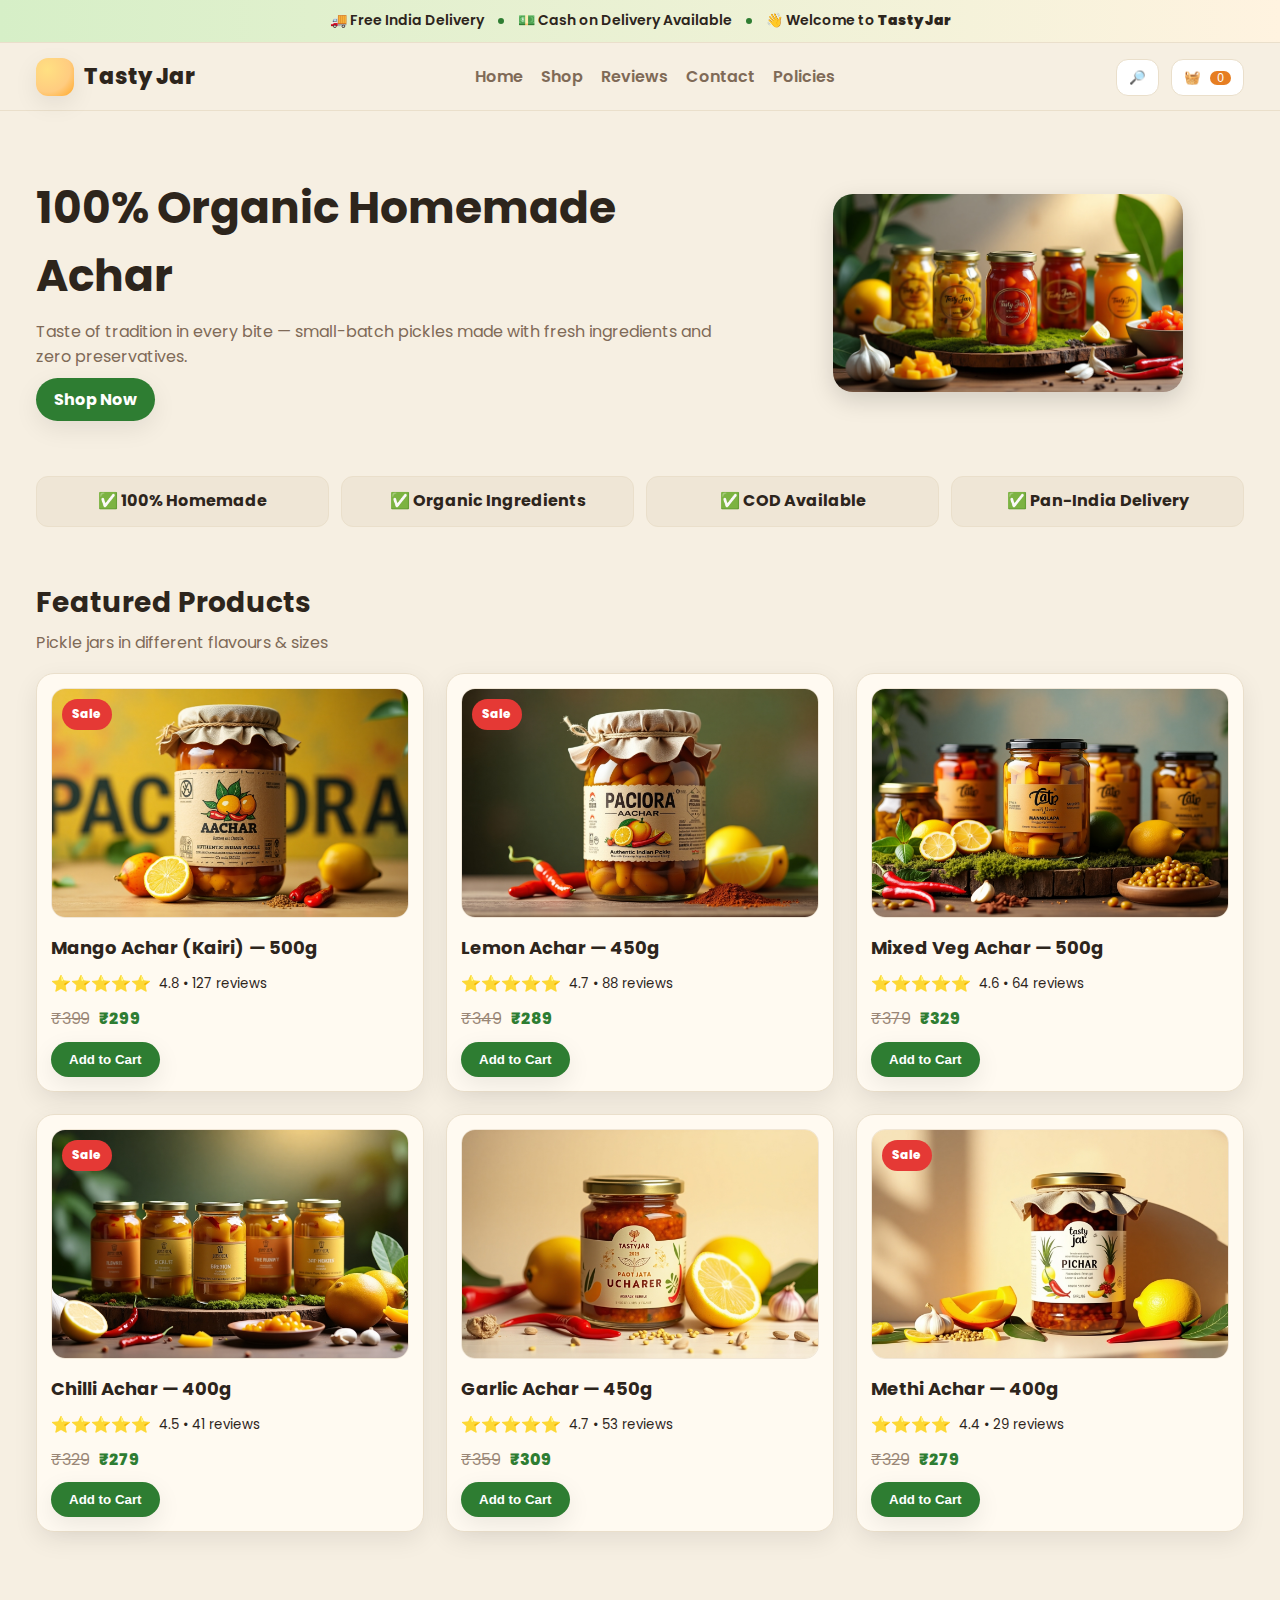
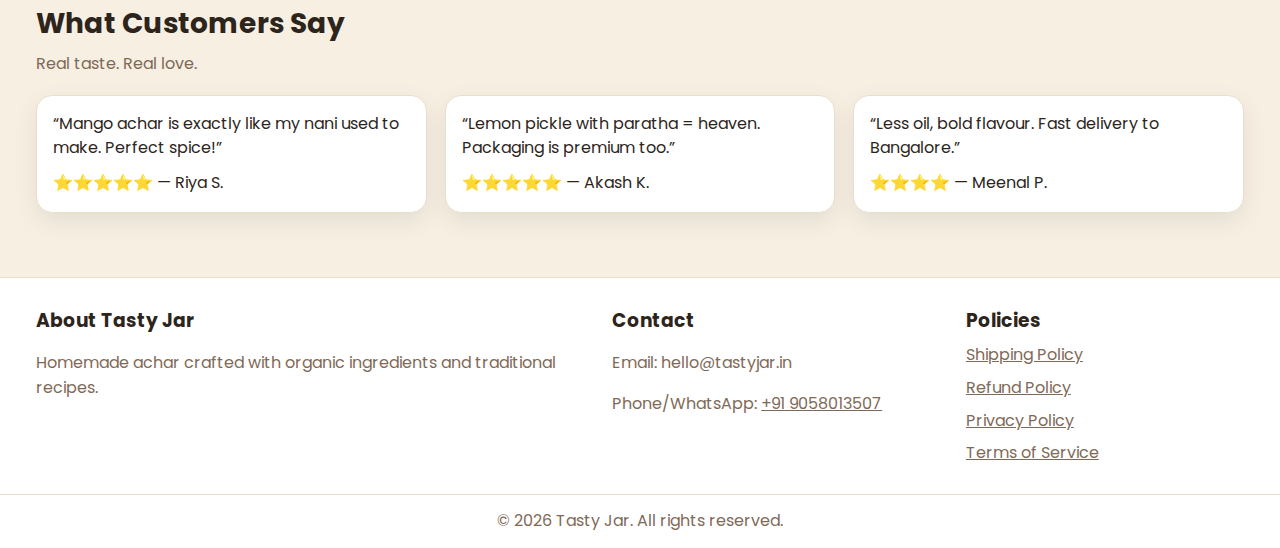
<file: index.html>
<!DOCTYPE html>
<html lang="en">
<head>
  <meta charset="utf-8" />
  <meta name="viewport" content="width=device-width, initial-scale=1" />
  <title>Tasty Jar — Authentic Homemade Achar</title>
  <link href="https://fonts.googleapis.com/css2?family=Poppins:wght@400;600;700&family=Nunito:wght@400;600;700&display=swap" rel="stylesheet">
  <link rel="stylesheet" href="styles.css">
</head>
<body>

  <!-- Sticky Offer Bar -->
  <div class="topbar">
    <span>🚚 Free India Delivery</span>
    <span class="dot"></span>
    <span>💵 Cash on Delivery Available</span>
    <span class="dot"></span>
    <span>👋 Welcome to <strong>Tasty Jar</strong></span>
  </div>

  <!-- Header -->
  <header>
    <div class="brand">
      <div class="logo" aria-hidden="true"></div>
      <span>Tasty Jar</span>
    </div>

    <nav class="nav">
      <a href="#home">Home</a>
      <a href="#shop">Shop</a>
      <a href="#reviews">Reviews</a>
      <a href="#contact">Contact</a>
      <a href="#policies">Policies</a>
    </nav>

    <div class="actions">
      <button class="iconbtn" id="searchBtn" title="Search">🔎</button>
      <button class="iconbtn" id="cartBtn" title="Cart">🧺 <span id="cartCount" class="cart-bubble">0</span></button>
    </div>
  </header>

  <!-- Hero -->
  <section class="hero" id="home">
    <div class="hero__text">
      <h1>100% Organic Homemade Achar</h1>
      <p>Taste of tradition in every bite — small-batch pickles made with fresh ingredients and zero preservatives.</p>
      <a style="text-decoration: none;" href="#shop" class="btn">Shop Now</a>
    </div>
    <div class="hero__art">
      <img src="yt7.jpg" alt="Tasty Jar Achar" class="hero__img">
    </div>
  </section>

  <!-- Trust Badges -->
  <section class="trust">
    <div class="trust__badge">✅ 100% Homemade</div>
    <div class="trust__badge">✅ Organic Ingredients</div>
    <div class="trust__badge">✅ COD Available</div>
    <div class="trust__badge">✅ Pan-India Delivery</div>
  </section>

  <!-- Featured Products -->
  <main class="container" id="shop">
    <div class="section-head">
      <h2>Featured Products</h2>
      <p>Pickle jars in different flavours & sizes</p>
    </div>
    <div id="productGrid" class="grid"></div>
  </main>

  <!-- Reviews -->
  <section class="reviews" id="reviews">
    <div class="section-head">
      <h2>What Customers Say</h2>
      <p>Real taste. Real love.</p>
    </div>
    <div class="reviews__grid">
      <figure class="review">
        <blockquote>“Mango achar is exactly like my nani used to make. Perfect spice!”</blockquote>
        <figcaption>⭐️⭐️⭐️⭐️⭐️ — Riya S.</figcaption>
      </figure>
      <figure class="review">
        <blockquote>“Lemon pickle with paratha = heaven. Packaging is premium too.”</blockquote>
        <figcaption>⭐️⭐️⭐️⭐️⭐️ — Akash K.</figcaption>
      </figure>
      <figure class="review">
        <blockquote>“Less oil, bold flavour. Fast delivery to Bangalore.”</blockquote>
        <figcaption>⭐️⭐️⭐️⭐️ — Meenal P.</figcaption>
      </figure>
    </div>
  </section>

  <!-- Footer -->
  <footer id="contact">
    <div class="footer__grid">
      <div>
        <h3>About Tasty Jar</h3>
        <p>Homemade achar crafted with organic ingredients and traditional recipes.</p>
      </div>
      <div>
        <h3>Contact</h3>
        <p>Email: hello@tastyjar.in</p>
        <p>Phone/WhatsApp: <a href="https://wa.me/91-9058013507" target="_blank">+91 9058013507</a></p>
      </div>
      <div id="policies">
        <h3>Policies</h3>
        <ul>
          <li><a href="#">Shipping Policy</a></li>
          <li><a href="#">Refund Policy</a></li>
          <li><a href="#">Privacy Policy</a></li>
          <li><a href="#">Terms of Service</a></li>
        </ul>
      </div>
    </div>
    <p class="copy">© <span id="year"></span> Tasty Jar. All rights reserved.</p>
  </footer>

  <!-- Cart Drawer -->
  <aside id="cartDrawer" class="drawer">
    <div class="drawer__head">
      <h3>Your Cart</h3>
      <button id="closeCart" class="iconbtn">✖</button>
    </div>
    <div id="cartItems" class="drawer__body"></div>
    <div class="drawer__foot">
      <div class="totals">
        <span>Total:</span>
        <strong id="cartTotal">₹0</strong>
      </div>
      <button id="checkoutBtn" class="btn btn--full">Checkout</button>
    </div>
  </aside>

<script src="app.js"></script>
</body>
</html>
</file>
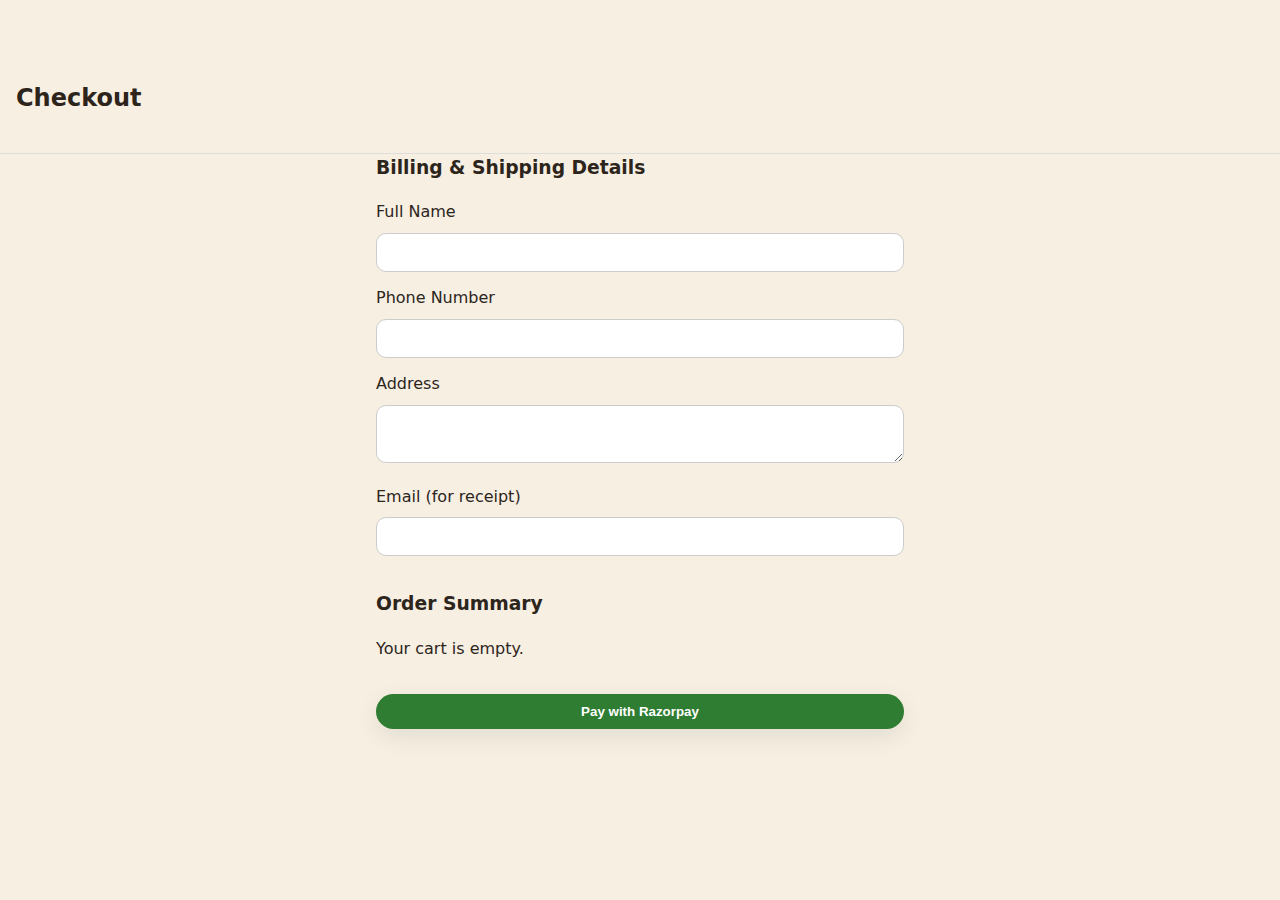
<file: checkout.html>
<!DOCTYPE html>
<html lang="en">
<head>
  <meta charset="UTF-8">
  <title>Checkout - Tasty Jar</title>
  <link rel="stylesheet" href="styles.css">
</head>
<body>
  <header style="padding:16px; border-bottom:1px solid #ddd;">
    <h2>Checkout</h2>
  </header>

  <main class="container" style="max-width:600px; margin:auto;">
    <h3>Billing & Shipping Details</h3>
    <form id="checkoutForm">
      <label>Full Name</label>
      <input type="text" name="name" required class="input">

      <label>Phone Number</label>
      <input type="tel" name="phone" required class="input">

      <label>Address</label>
      <textarea name="address" required class="input"></textarea>

      <label>Email (for receipt)</label>
      <input type="email" name="email" required class="input">

      <h3>Order Summary</h3>
      <div id="orderSummary"></div>

      <button type="submit" class="btn btn--full" style="margin-top:16px;">
        Pay with Razorpay
      </button>
    </form>
  </main>

  <script src="https://checkout.razorpay.com/v1/checkout.js"></script>
  <script src="checkout.js"></script>
</body>
</html>
</file>
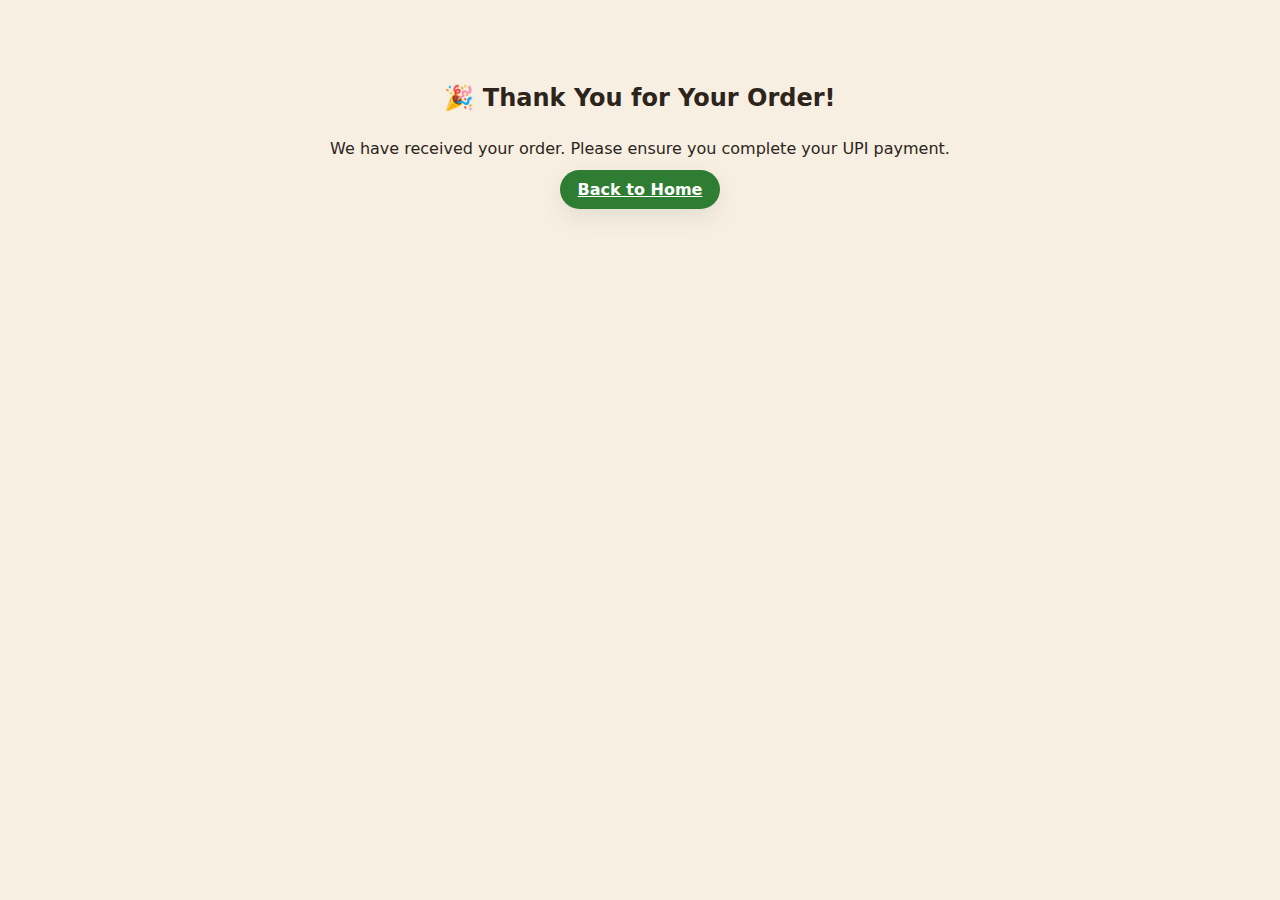
<file: thankyou.html>
<!DOCTYPE html>
<html>
<head>
  <title>Thank You</title>
  <link rel="stylesheet" href="styles.css">
</head>
<body style="text-align:center; padding:60px;">
  <h2>🎉 Thank You for Your Order!</h2>
  <p>We have received your order. Please ensure you complete your UPI payment.</p>
  <a href="index.html" class="btn">Back to Home</a>
</body>
</html>
</file>
<file: styles.css>
:root{
  --bg:#f6efe2;      /* beige */
  --bg-2:#efe6d6;
  --text:#2d251c;    /* earthy brown */
  --muted:#7f6a57;
  --green:#2e7d32;   /* accent green */
  --orange:#e67e22;  /* accent orange */
  --red:#e53935;     /* sale red */
  --card:#fffaf1;
  --shadow:0 8px 24px rgba(0,0,0,.08);
  --radius:18px;
}

*{box-sizing:border-box}
html,body{margin:0}
body{
  font-family:Poppins, Nunito, system-ui, -apple-system, Segoe UI, Roboto, Arial, sans-serif;
  color:var(--text);
  background:var(--bg);
  line-height:1.55;
}

/* Your full CSS here... */

/* Checkout form input */
.input {
  width: 100%;
  padding: 10px;
  margin: 8px 0 14px;
  border: 1px solid #ccc;
  border-radius: 10px;
  font-size: 15px;
}



/* Topbar */
.topbar{
  position:sticky; top:0; z-index:60;
  display:flex; gap:14px; justify-content:center; align-items:center;
  padding:10px 12px; font-weight:600; font-size:14px;
  background:linear-gradient(90deg,#d6efc7,#fff3e0);
  border-bottom:1px solid #eadfcb;
}
.dot{width:6px;height:6px;border-radius:50%;background:var(--green);display:inline-block}

/* Header */
header{
  position:sticky; top:44px; z-index:59;
  display:flex; align-items:center; justify-content:space-between;
  padding:14px min(5vw,36px); background:var(--bg);
  border-bottom:1px solid #eadfcb;
}
.brand{display:flex;align-items:center;gap:10px;font-weight:800;font-size:22px}
.logo{
  width:38px;height:38px;border-radius:12px;box-shadow:var(--shadow);
  background:radial-gradient(circle at 30% 30%,#ffe082,#ffcc80 60%,#ffa726);
}
.nav{display:flex;gap:18px;font-weight:600;color:var(--muted)}
.nav a{color:inherit;text-decoration:none}
.actions{display:flex;gap:12px}
.btn{
  border:0;cursor:pointer;border-radius:999px;padding:10px 18px;font-weight:700;
  background:var(--green);color:#fff;box-shadow:var(--shadow);transition:.2s transform;
}
.btn:hover{transform:translateY(-1px)}
.btn--full{width:100%}
.iconbtn{background:#fff;color:var(--text);padding:10px 12px;border-radius:12px;border:1px solid #eadfcb;cursor:pointer}
.cart-bubble{background:var(--orange);color:#fff;font-size:12px;padding:0 7px;border-radius:999px;margin-left:6px}

/* Hero */
.hero{
  display:grid;grid-template-columns:1.2fr .8fr;gap:28px;align-items:center;
  padding:min(6vw,64px) min(5vw,36px);
}
.hero__text h1{font-size:clamp(28px,5vw,44px);margin:0 0 10px}
.hero__text p{color:var(--muted);margin:0 0 18px}
.hero__art{display:flex;justify-content:center}
.jar-illustration{
  width:min(420px,80vw);height:min(420px,80vw);border-radius:28px;
  background:
    radial-gradient(60% 60% at 50% 20%, #fff3e0, transparent 60%),
    url('https://images.unsplash.com/photo-1604908554075-0e7d3dfcc5a3?q=80&w=1200&auto=format&fit=crop') center/cover no-repeat;
  box-shadow:0 12px 40px rgba(0,0,0,.15); border:8px solid #fff;
}

/* Trust badges */
.trust{
  display:grid;grid-template-columns:repeat(4,1fr);gap:12px;
  padding:0 min(5vw,36px) 24px;
}
.trust__badge{
  background:var(--bg-2);border:1px solid #eadfcb;color:var(--text);
  padding:12px 14px;border-radius:12px;text-align:center;font-weight:700;
}

/* Section head */
.container{padding:24px min(5vw,36px) 64px}
.section-head h2{margin:6px 0 0;font-size:28px}
.section-head p{margin:6px 0 18px;color:var(--muted)}

/* Grid & Cards */
.grid{
  display:grid;grid-template-columns:repeat(3,1fr);gap:22px;
}
.card{
  background:var(--card);border:1px solid #eadfcb;border-radius:var(--radius);box-shadow:var(--shadow);
  padding:14px;display:flex;flex-direction:column;gap:10px;
}
.card__media{
  position:relative;background:#fff;border-radius:14px;border:1px solid #f0e6d6;
  height:230px;display:flex;align-items:center;justify-content:center;overflow:hidden;
}
.card__media img{width:100%;height:100%;object-fit:cover}
.sale{position:absolute;top:10px;left:10px;background:var(--red);color:#fff;font-weight:800;font-size:12px;padding:6px 10px;border-radius:999px}
.card h3{margin:6px 0 0;font-size:18px}
.rating{display:flex;align-items:center;gap:8px}
.stars{color:#f6b400}
.price{display:flex;align-items:center;gap:10px}
.price .old{color:#9a8777;text-decoration:line-through}
.price .new{color:var(--green);font-weight:800}
.card .btn{align-self:flex-start}

/* Reviews */
.reviews{padding:0 min(5vw,36px) 64px}
.reviews__grid{display:grid;grid-template-columns:repeat(3,1fr);gap:18px}
.review{margin:0;background:#fff;border:1px solid #eadfcb;border-radius:16px;padding:16px;box-shadow:var(--shadow)}
.review blockquote{margin:0 0 10px}

/* Footer */
footer{background:#fff;border-top:1px solid #eadfcb}
.footer__grid{display:grid;grid-template-columns:2fr 1.2fr 1fr;gap:20px;padding:28px min(5vw,36px)}
footer h3{margin:0 0 8px}
footer p, footer a, footer li{color:var(--muted)}
footer ul{list-style:none;padding:0;margin:0;display:grid;gap:8px}
.socials a{margin-right:10px;text-decoration:none}
.copy{text-align:center;border-top:1px solid #eadfcb;margin:0;padding:14px;color:var(--muted)}

/* Drawer (Cart) */
.drawer{
  position:fixed;top:0;right:-420px;width:min(92vw,380px);height:100vh;background:#fff;
  box-shadow:-10px 0 30px rgba(0,0,0,.15);transition:.3s right;border-left:1px solid #eadfcb;z-index:70;
  display:flex;flex-direction:column
}
.drawer.open{right:0}
.drawer__head{display:flex;justify-content:space-between;align-items:center;padding:14px 16px;border-bottom:1px solid #eadfcb}
.drawer__body{flex:1;overflow:auto;padding:10px 16px;display:grid;gap:12px}
.cart-row{display:grid;grid-template-columns:64px 1fr auto;gap:10px;align-items:center;border:1px solid #f0e6d6;border-radius:12px;padding:8px}
.cart-row img{width:64px;height:64px;object-fit:cover;border-radius:10px}
.qty{display:flex;gap:8px;align-items:center}
.qty button{padding:6px 10px;border-radius:10px;border:1px solid #eadfcb;background:#fff;cursor:pointer}
.drawer__foot{border-top:1px solid #eadfcb;padding:14px 16px;display:grid;gap:12px}
.totals{display:flex;justify-content:space-between;align-items:center}

/* Responsive */
@media (max-width:1000px){
  .grid{grid-template-columns:repeat(2,1fr)}
  .reviews__grid{grid-template-columns:repeat(2,1fr)}
  .trust{grid-template-columns:repeat(2,1fr)}
}
@media (max-width:680px){
  header .nav{display:none}
  .hero{grid-template-columns:1fr}
  .grid{grid-template-columns:1fr}
  .reviews__grid{grid-template-columns:1fr}
}

.hero__art {
  flex: 1;
  display: flex;
  justify-content: center;
  align-items: center;
}

.hero__img {
  max-width: 350px;
  width: 100%;
  border-radius: 20px;
  box-shadow: 0 8px 25px rgba(0,0,0,0.15);
}
</file>
